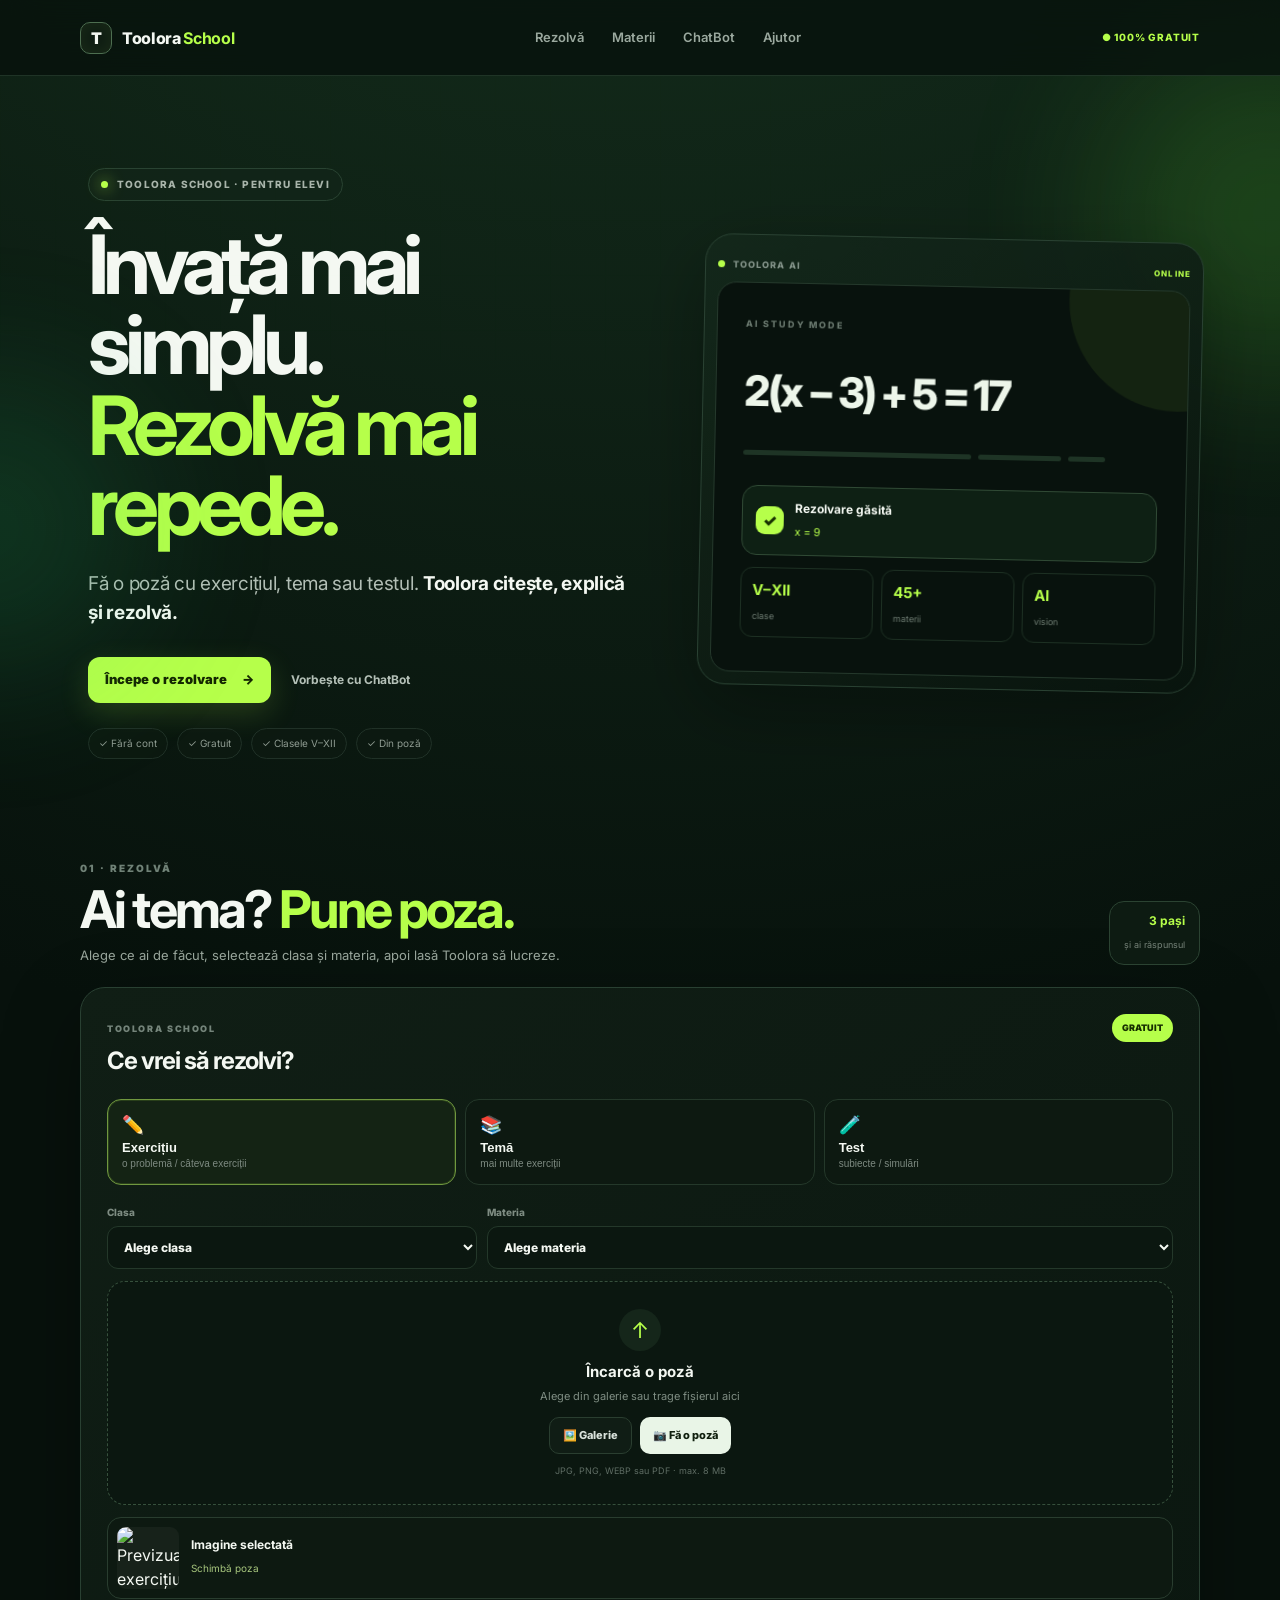
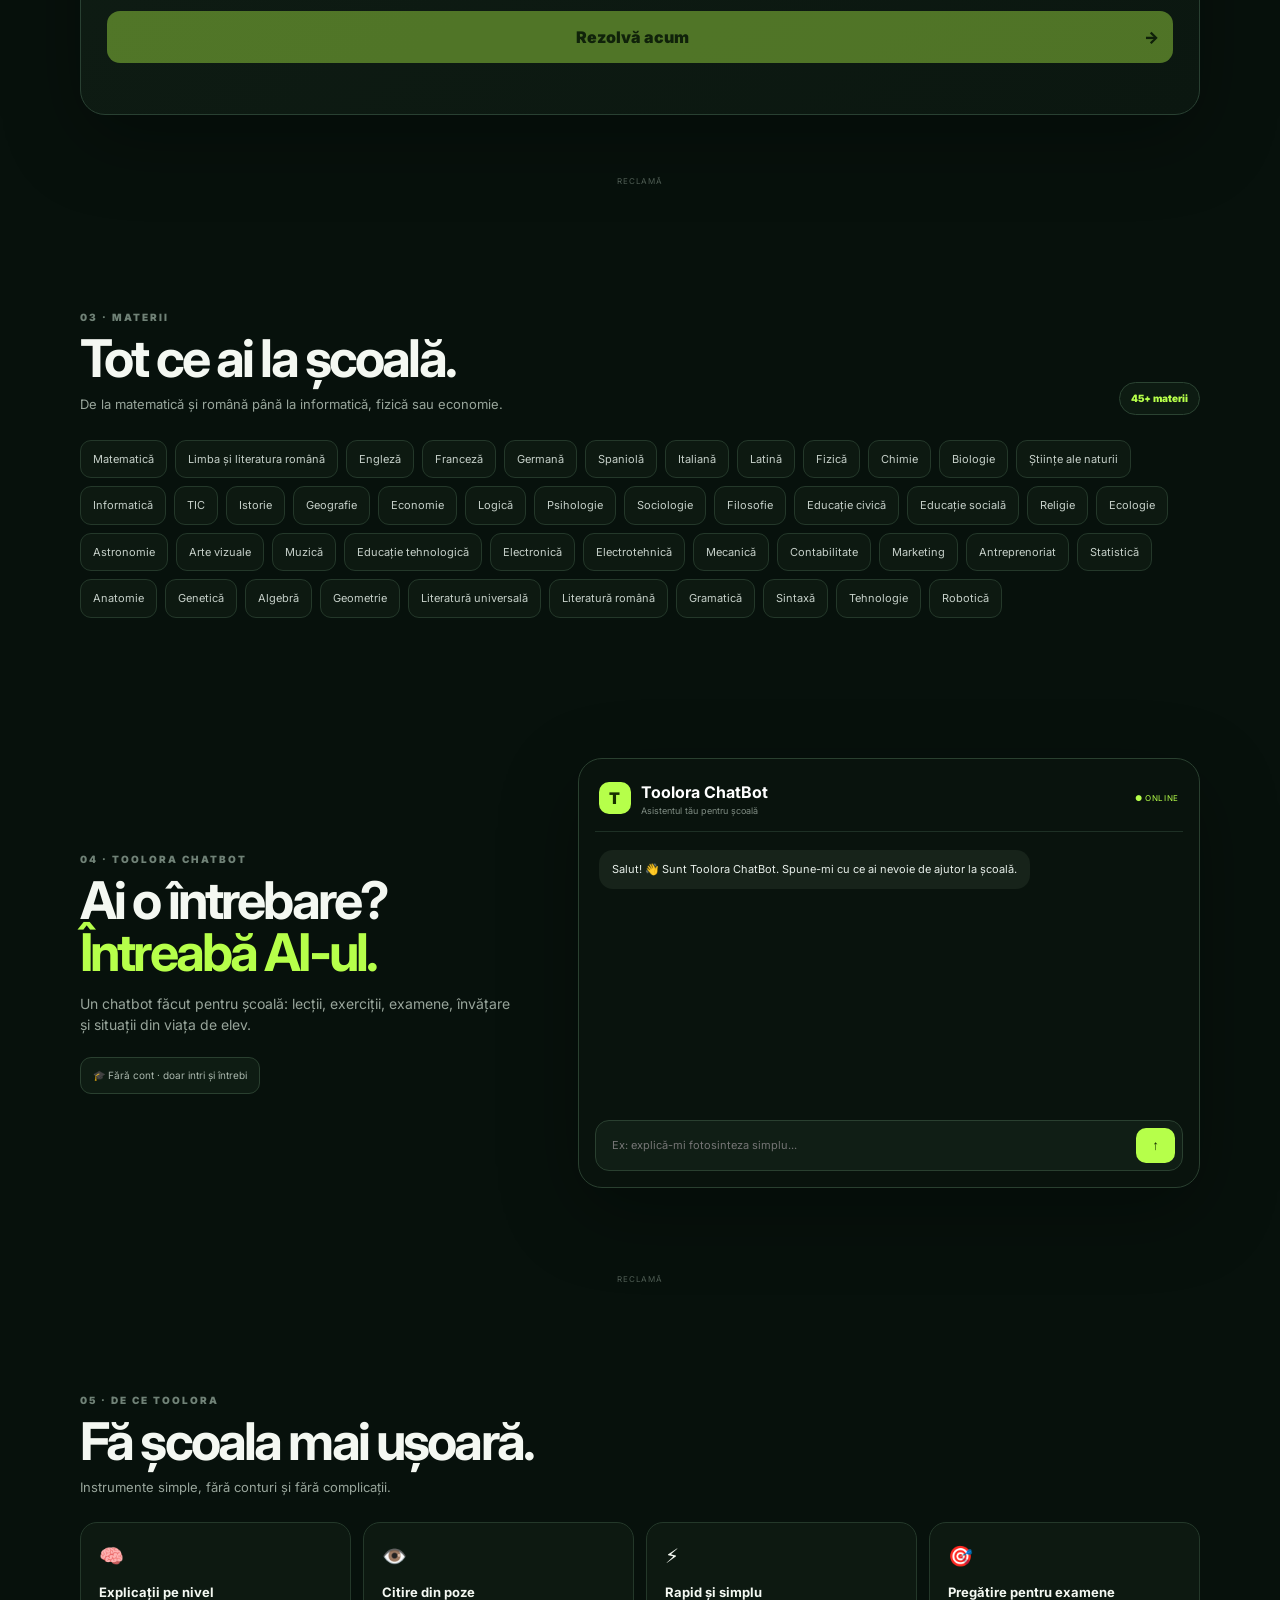
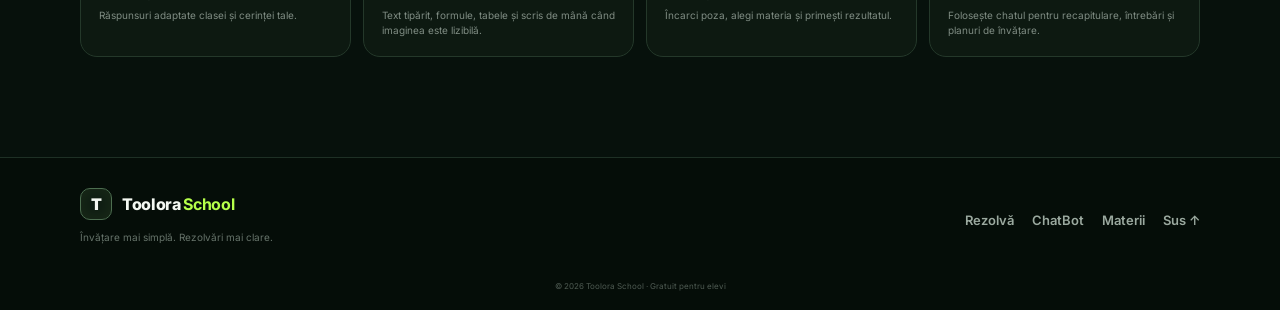
<file: index.html>
<!doctype html>
<html lang="ro">
<head>
  <meta charset="utf-8">
  <meta name="viewport" content="width=device-width, initial-scale=1, viewport-fit=cover">
  <meta name="theme-color" content="#07110c">
  <meta name="description" content="Toolora School — rezolvă exerciții, teme și teste din poze. Gratuit, fără cont.">
  <title>Toolora School — Învață mai simplu.</title>
  <script async src="https://pagead2.googlesyndication.com/pagead/js/adsbygoogle.js?client=ca-pub-1690258918399231" crossorigin="anonymous"></script>
  <link rel="preconnect" href="https://fonts.googleapis.com">
  <link rel="preconnect" href="https://fonts.gstatic.com" crossorigin>
  <link href="https://fonts.googleapis.com/css2?family=Inter:wght@400;500;600;700;800;900&display=swap" rel="stylesheet">
  <link rel="stylesheet" href="style.css">
</head>
<body>
  <div class="ambient ambient-one"></div><div class="ambient ambient-two"></div><div class="grid-bg"></div>

  <header class="topbar">
    <a class="brand" href="#top" aria-label="Toolora School acasă">
      <span class="brand-mark">T</span><span>Toolora <b>School</b></span>
    </a>
    <nav>
      <a href="#rezolva">Rezolvă</a><a href="#materii">Materii</a><a href="#chat">ChatBot</a><a href="#ajutor">Ajutor</a>
    </nav>
    <div class="top-actions"><span class="free-top">● 100% GRATUIT</span><button class="menu-btn" id="menuBtn" aria-label="Meniu">☰</button></div>
  </header>
  <div class="mobile-menu" id="mobileMenu"><a href="#rezolva">Rezolvă</a><a href="#materii">Materii</a><a href="#chat">Toolora ChatBot</a><a href="#ajutor">Ajutor</a></div>

  <main id="top">
    <section class="hero shell">
      <div class="hero-copy">
        <div class="eyebrow"><span class="pulse"></span> TOOLORA SCHOOL · PENTRU ELEVI</div>
        <h1>Învață mai simplu.<br><span>Rezolvă mai repede.</span></h1>
        <p class="lead">Fă o poză cu exercițiul, tema sau testul. <strong>Toolora citește, explică și rezolvă.</strong></p>
        <div class="hero-actions"><a class="hero-cta" href="#rezolva">Începe o rezolvare <span>→</span></a><a class="hero-link" href="#chat">Vorbește cu ChatBot</a></div>
        <div class="trust-row"><span>✓ Fără cont</span><span>✓ Gratuit</span><span>✓ Clasele V–XII</span><span>✓ Din poză</span></div>
      </div>
      <div class="hero-panel">
        <div class="panel-top"><span class="panel-dot"></span><span>TOOLORA AI</span><span class="panel-status">ONLINE</span></div>
        <div class="hero-screen">
          <div class="screen-label">AI STUDY MODE</div>
          <div class="fake-question">2(x − 3) + 5 = 17</div>
          <div class="fake-line"><i></i><i></i><i></i></div>
          <div class="fake-answer"><span>✓</span><div><b>Rezolvare găsită</b><small>x = 9</small></div></div>
          <div class="mini-stats"><div><b>V–XII</b><small>clase</small></div><div><b>45+</b><small>materii</small></div><div><b>AI</b><small>vision</small></div></div>
        </div>
      </div>
    </section>

    <section class="solver-wrap shell" id="rezolva">
      <div class="section-intro"><div><div class="section-kicker">01 · REZOLVĂ</div><h2>Ai tema? <span>Pune poza.</span></h2><p>Alege ce ai de făcut, selectează clasa și materia, apoi lasă Toolora să lucreze.</p></div><div class="step-badge"><b>3 pași</b><small>și ai răspunsul</small></div></div>
      <div class="solver-card">
        <div class="solver-head"><div><span class="tiny-label">TOOLORA SCHOOL</span><h3>Ce vrei să rezolvi?</h3></div><span class="free-badge">GRATUIT</span></div>
        <div class="mode-grid" id="modeGrid">
          <button class="mode active" data-mode="exercise"><span>✏️</span><b>Exercițiu</b><small>o problemă / câteva exerciții</small></button>
          <button class="mode" data-mode="homework"><span>📚</span><b>Temă</b><small>mai multe exerciții</small></button>
          <button class="mode" data-mode="test"><span>🧪</span><b>Test</b><small>subiecte / simulări</small></button>
        </div>
        <div class="select-row">
          <label>Clasa<select id="classSelect"><option value="">Alege clasa</option><option>V</option><option>VI</option><option>VII</option><option>VIII</option><option>IX</option><option>X</option><option>XI</option><option>XII</option></select></label>
          <label>Materia<select id="subjectSelect"><option value="">Alege materia</option></select></label>
        </div>
        <div class="dropzone" id="dropzone">
          <input id="fileInput" type="file" accept="image/jpeg,image/png,image/webp,image/heic,image/heif,application/pdf" hidden>
          <div class="drop-icon">↑</div><h4 id="dropTitle">Încarcă o poză</h4><p id="dropHint">Alege din galerie sau trage fișierul aici</p>
          <div class="upload-actions"><button class="secondary" id="chooseBtn" type="button">🖼️ Galerie</button><button class="primary" id="cameraBtn" type="button">📷 Fă o poză</button></div>
          <small>JPG, PNG, WEBP sau PDF · max. 8 MB</small>
        </div>
        <div class="preview" id="preview" hidden><img id="previewImg" alt="Previzualizare exercițiu"><div><b id="fileName">Imagine selectată</b><button id="removeBtn" class="text-btn" type="button">Schimbă poza</button></div></div>
        <button class="solve-btn" id="solveBtn" disabled>Rezolvă acum <span>→</span></button>
        <div class="status" id="solveStatus" aria-live="polite"></div>
      </div>
    </section>

    <div class="ad-wrap shell"><div class="ad-label">RECLAMĂ</div><ins class="adsbygoogle" style="display:block" data-ad-client="ca-pub-1690258918399231" data-ad-slot="auto" data-ad-format="auto" data-full-width-responsive="true"></ins></div>

    <section class="result-section shell" id="resultSection" hidden>
      <div class="section-kicker">02 · REZULTAT</div><div class="result-head"><div><h2>Răspunsul Toolora</h2><p>Rezolvarea ta, clară și ușor de urmărit.</p></div><button id="copyBtn" class="small-btn">Copiază</button></div>
      <div class="result-grid"><div class="answer-card" id="answerCard"></div><aside class="result-side"><div class="tip-card"><span>💡</span><b>Mică verificare</b><p>Compară răspunsul cu cerința și verifică pașii înainte să predai tema.</p></div><button class="outline-btn" id="newSolveBtn">+ Rezolvă altceva</button></aside></div>
    </section>

    <section class="subjects shell" id="materii">
      <div class="section-kicker">03 · MATERII</div><div class="section-title-row"><div><h2>Tot ce ai la școală.</h2><p>De la matematică și română până la informatică, fizică sau economie.</p></div><span class="subject-count">45+ materii</span></div>
      <div class="subject-cloud" id="subjectCloud"></div>
    </section>

    <section class="chat-section shell" id="chat">
      <div class="chat-copy"><div class="section-kicker">04 · TOOLORA CHATBOT</div><h2>Ai o întrebare?<br><span>Întreabă AI-ul.</span></h2><p>Un chatbot făcut pentru școală: lecții, exerciții, examene, învățare și situații din viața de elev.</p><span class="chat-rule">🎓 Fără cont · doar intri și întrebi</span></div>
      <div class="chat-card"><div class="chat-top"><span class="bot-dot">T</span><div><b>Toolora ChatBot</b><small>Asistentul tău pentru școală</small></div><span class="online">● ONLINE</span></div><div class="messages" id="messages"><div class="msg bot">Salut! 👋 Sunt Toolora ChatBot. Spune-mi cu ce ai nevoie de ajutor la școală.</div></div><div class="chat-input"><textarea id="chatInput" rows="1" placeholder="Ex: explică-mi fotosinteza simplu..."></textarea><button id="sendChat" aria-label="Trimite">↑</button></div></div>
    </section>

    <div class="ad-wrap shell"><div class="ad-label">RECLAMĂ</div><ins class="adsbygoogle" style="display:block" data-ad-client="ca-pub-1690258918399231" data-ad-slot="auto" data-ad-format="auto" data-full-width-responsive="true"></ins></div>

    <section class="features shell" id="ajutor"><div class="section-kicker">05 · DE CE TOOLORA</div><div class="section-title-row"><div><h2>Fă școala mai ușoară.</h2><p>Instrumente simple, fără conturi și fără complicații.</p></div></div><div class="feature-grid"><article><span>🧠</span><h3>Explicații pe nivel</h3><p>Răspunsuri adaptate clasei și cerinței tale.</p></article><article><span>👁️</span><h3>Citire din poze</h3><p>Text tipărit, formule, tabele și scris de mână când imaginea este lizibilă.</p></article><article><span>⚡</span><h3>Rapid și simplu</h3><p>Încarci poza, alegi materia și primești rezultatul.</p></article><article><span>🎯</span><h3>Pregătire pentru examene</h3><p>Folosește chatul pentru recapitulare, întrebări și planuri de învățare.</p></article></div></section>
  </main>

  <footer><div class="shell footer-inner"><div><div class="brand"><span class="brand-mark">T</span><span>Toolora <b>School</b></span></div><p>Învățare mai simplă. Rezolvări mai clare.</p></div><div class="footer-links"><a href="#rezolva">Rezolvă</a><a href="#chat">ChatBot</a><a href="#materii">Materii</a><a href="#top">Sus ↑</a></div></div><div class="copyright">© 2026 Toolora School · Gratuit pentru elevi</div></footer>
  <script src="script.js"></script>
</body>
</html>
</file>
<file: style.css>
:root{--bg:#07110c;--bg2:#0b1711;--card:#101d15;--card2:#13251a;--ink:#f4f8f2;--muted:#98a59b;--line:#203127;--accent:#b6ff4a;--accent2:#73d13d;--accent-dark:#163000;--white:#fff;--shadow:0 24px 80px rgba(0,0,0,.32)}
*{box-sizing:border-box}html{scroll-behavior:smooth}body{margin:0;background:radial-gradient(circle at 50% -20%,#193822 0,#07110c 42%);color:var(--ink);font-family:Inter,system-ui,sans-serif;line-height:1.5;overflow-x:hidden}.grid-bg{position:fixed;inset:0;pointer-events:none;opacity:.12;background-image:linear-gradient(rgba(182,255,74,.06) 1px,transparent 1px),linear-gradient(90deg,rgba(182,255,74,.06) 1px,transparent 1px);background-size:55px 55px;mask-image:linear-gradient(to bottom,#000,transparent 80%)}.ambient{position:fixed;border-radius:50%;filter:blur(80px);pointer-events:none;opacity:.16}.ambient-one{width:340px;height:340px;background:#6dff3b;top:5%;right:-160px}.ambient-two{width:300px;height:300px;background:#2acb75;top:42%;left:-160px}.shell{width:min(1120px,calc(100% - 36px));margin:auto}.topbar{height:76px;display:flex;align-items:center;justify-content:space-between;padding:0 max(18px,calc((100vw - 1120px)/2));position:sticky;top:0;z-index:20;background:rgba(7,17,12,.78);backdrop-filter:blur(18px);border-bottom:1px solid rgba(51,78,59,.55)}.brand{display:flex;align-items:center;gap:10px;text-decoration:none;color:var(--ink);font-weight:800;letter-spacing:-.02em}.brand b{color:var(--accent);font-weight:700}.brand-mark{width:32px;height:32px;border:1px solid #4d6e50;border-radius:10px;display:grid;place-items:center;font-weight:900;background:#0e1b13;box-shadow:inset 0 0 18px rgba(182,255,74,.08)}.topbar nav{display:flex;gap:28px}.topbar nav a,.footer-links a{color:#9ba99f;text-decoration:none;font-size:13px;font-weight:600}.topbar nav a:hover,.footer-links a:hover{color:var(--accent)}.top-actions{display:flex;align-items:center;gap:16px}.free-top{font-size:10px;font-weight:800;color:var(--accent);letter-spacing:.08em}.menu-btn{display:none;border:1px solid var(--line);background:#0c1811;color:var(--ink);font-size:22px;border-radius:10px;padding:5px 9px}.mobile-menu{display:none;position:fixed;top:76px;right:18px;z-index:30;background:#0e1b13;border:1px solid var(--line);border-radius:16px;padding:8px;box-shadow:var(--shadow)}.mobile-menu.open{display:grid}.mobile-menu a{padding:12px 18px;color:var(--ink);text-decoration:none}.hero{display:grid;grid-template-columns:1.05fr .95fr;gap:70px;align-items:center;padding:92px 0 82px;min-height:610px}.hero-copy{padding-left:8px}.eyebrow{display:inline-flex;align-items:center;gap:9px;color:#a8b4aa;background:rgba(18,36,24,.75);border:1px solid #294332;border-radius:999px;padding:8px 12px;font-size:10px;font-weight:800;letter-spacing:.12em}.pulse{width:7px;height:7px;border-radius:50%;background:var(--accent);box-shadow:0 0 15px var(--accent)}.hero h1{font-size:clamp(48px,6.4vw,82px);line-height:.98;letter-spacing:-.07em;margin:24px 0 24px}.hero h1 span{color:var(--accent)}.lead{font-size:19px;color:#b2beb5;max-width:620px;margin:0;letter-spacing:-.015em}.lead strong{color:var(--ink)}.hero-actions{display:flex;align-items:center;gap:20px;margin-top:30px}.hero-cta{background:var(--accent);color:#142600;text-decoration:none;border-radius:12px;padding:13px 17px;font-weight:900;font-size:13px;box-shadow:0 10px 30px rgba(182,255,74,.16)}.hero-cta span{margin-left:12px}.hero-link{color:#b4c0b7;text-decoration:none;font-size:12px;font-weight:700}.hero-link:hover{color:var(--accent)}.trust-row{display:flex;flex-wrap:wrap;gap:9px;margin-top:25px}.trust-row span{border:1px solid var(--line);background:rgba(13,27,18,.7);border-radius:999px;padding:7px 10px;font-size:10px;color:#8e9b91}.hero-panel{border:1px solid #294132;border-radius:28px;padding:12px;background:linear-gradient(145deg,rgba(19,39,26,.9),rgba(8,19,13,.9));box-shadow:var(--shadow);transform:rotate(1.2deg)}.panel-top{height:35px;display:flex;align-items:center;gap:8px;color:#839389;font-size:9px;font-weight:800;letter-spacing:.12em}.panel-dot{width:7px;height:7px;border-radius:50%;background:var(--accent)}.panel-status{margin-left:auto;color:var(--accent);font-size:8px}.hero-screen{border:1px solid #24382b;border-radius:19px;background:#08120d;padding:28px;min-height:390px;display:flex;flex-direction:column;justify-content:center;position:relative;overflow:hidden}.hero-screen:before{content:"";position:absolute;width:220px;height:220px;border-radius:50%;background:rgba(182,255,74,.07);right:-100px;top:-100px}.screen-label{font-size:9px;letter-spacing:.2em;color:#68776d;font-weight:800}.fake-question{font-size:clamp(26px,4vw,42px);font-weight:800;letter-spacing:-.05em;margin:28px 0;color:#edf6ea}.fake-line{display:flex;gap:7px}.fake-line i{height:5px;border-radius:999px;background:#1e3425;display:block}.fake-line i:nth-child(1){width:55%}.fake-line i:nth-child(2){width:20%}.fake-line i:nth-child(3){width:9%}.fake-answer{margin-top:30px;border:1px solid #304a35;background:#0e2014;border-radius:15px;padding:13px;display:flex;gap:11px;align-items:center}.fake-answer>span{width:28px;height:28px;border-radius:9px;background:var(--accent);color:#173000;display:grid;place-items:center;font-weight:900}.fake-answer b{font-size:12px;display:block}.fake-answer small{color:var(--accent);font-size:11px}.mini-stats{display:grid;grid-template-columns:repeat(3,1fr);gap:8px;margin-top:12px}.mini-stats div{border:1px solid #1d3023;border-radius:12px;padding:11px}.mini-stats b{display:block;font-size:15px;color:var(--accent)}.mini-stats small{font-size:9px;color:#6e7c72}.solver-wrap{padding:20px 0 50px}.section-intro{display:flex;justify-content:space-between;align-items:end;gap:30px;margin-bottom:22px}.section-kicker{font-size:10px;letter-spacing:.2em;font-weight:900;color:#708277}.section-intro h2,.subjects h2,.chat-copy h2,.features h2{font-size:clamp(32px,4.8vw,52px);line-height:1;letter-spacing:-.055em;margin:8px 0 10px}.section-intro h2 span,.subjects h2 span,.chat-copy h2 span{color:var(--accent)}.section-intro p,.section-title-row p{margin:0;color:var(--muted);font-size:13px;max-width:610px}.step-badge{border:1px solid #2b4332;border-radius:15px;padding:10px 14px;text-align:right;background:#0d1b12}.step-badge b{display:block;color:var(--accent);font-size:12px}.step-badge small{color:#758278;font-size:9px}.solver-card{background:linear-gradient(145deg,#101e15,#0b1710);border:1px solid #294032;border-radius:25px;padding:26px;box-shadow:var(--shadow)}.solver-head{display:flex;justify-content:space-between;align-items:flex-start}.tiny-label{font-size:9px;letter-spacing:.18em;font-weight:900;color:#74847a}.solver-head h3{margin:5px 0 0;font-size:24px;letter-spacing:-.04em}.free-badge{font-size:9px;font-weight:900;background:var(--accent);color:#173000;padding:7px 10px;border-radius:999px}.mode-grid{display:grid;grid-template-columns:repeat(3,1fr);gap:9px;margin:20px 0}.mode{border:1px solid #24382a;background:#0d1911;color:var(--ink);border-radius:14px;padding:14px;text-align:left;cursor:pointer;transition:.2s}.mode span{display:block;font-size:18px}.mode b{display:block;font-size:13px;margin-top:4px}.mode small{color:#7d8a81;font-size:10px}.mode.active{border-color:#70983f;background:#142314;box-shadow:inset 0 0 0 1px rgba(182,255,74,.13)}.select-row{display:grid;grid-template-columns:.7fr 1.3fr;gap:10px}.select-row label{font-size:10px;font-weight:800;color:#7e8c82}.select-row select{width:100%;margin-top:6px;border:1px solid #24382a;background:#0b1710;color:var(--ink);border-radius:11px;padding:12px;font:inherit;font-size:12px;outline:none}.dropzone{border:1.5px dashed #36503c;border-radius:18px;text-align:center;padding:27px 15px;margin-top:12px;background:#0b1710;transition:.2s}.dropzone.drag{border-color:#8dcf4a;background:#102116}.drop-icon{width:42px;height:42px;border-radius:50%;background:#15261a;color:var(--accent);display:grid;place-items:center;margin:0 auto 10px;font-size:22px}.dropzone h4{font-size:15px;margin:0}.dropzone p{font-size:11px;color:#7f8d83;margin:4px 0 13px}.dropzone small{display:block;color:#5f6d64;font-size:9px;margin-top:10px}.upload-actions{display:flex;justify-content:center;gap:8px}.secondary,.primary,.solve-btn,.small-btn,.outline-btn,.text-btn{font:inherit;cursor:pointer}.secondary,.primary{border-radius:10px;padding:9px 13px;font-size:11px;font-weight:800}.secondary{border:1px solid #2a3e30;background:#101d15;color:#d8e1da}.primary{border:0;background:#e9f5e7;color:#11200f}.preview{display:flex;align-items:center;gap:12px;border:1px solid #293d2f;padding:9px;border-radius:14px;margin-top:12px;background:#0d1911}.preview img{width:62px;height:62px;object-fit:cover;border-radius:9px;background:#17221a}.preview b{display:block;font-size:12px;max-width:260px;overflow:hidden;text-overflow:ellipsis;white-space:nowrap}.text-btn{border:0;background:transparent;padding:5px 0;color:#a8c77e;font-size:10px}.solve-btn{width:100%;border:0;border-radius:13px;padding:14px;margin-top:12px;background:var(--accent);color:#173000;font-weight:900}.solve-btn:disabled{opacity:.4;cursor:not-allowed}.solve-btn span{float:right}.status{font-size:10px;color:#78857c;text-align:center;min-height:18px;margin-top:7px}.ad-wrap{padding:10px 0 24px;text-align:center}.ad-label{font-size:8px;color:#4f5d54;letter-spacing:.12em;margin-bottom:4px}.adsbygoogle{min-height:20px}.result-section{padding:55px 0 25px}.result-head{display:flex;align-items:center;justify-content:space-between}.result-head h2{font-size:34px;letter-spacing:-.045em;margin:7px 0 3px}.result-head p{color:var(--muted);font-size:12px;margin:0 0 18px}.small-btn{border:1px solid #2a3e30;background:#0f1c14;color:#d9e3db;border-radius:9px;padding:8px 12px;font-size:10px}.result-grid{display:grid;grid-template-columns:1fr 250px;gap:18px}.answer-card{background:#0c1810;border:1px solid #293d2f;border-radius:20px;padding:24px;white-space:pre-wrap;overflow:auto;box-shadow:0 10px 40px rgba(0,0,0,.18);font-size:14px;color:#e6eee7}.result-side{display:grid;align-content:start;gap:12px}.tip-card{background:#122316;border:1px solid #304a35;border-radius:17px;padding:17px}.tip-card span{font-size:20px}.tip-card b{display:block;font-size:13px;margin-top:6px}.tip-card p{font-size:10px;color:#819087}.outline-btn{background:#0f1c14;border:1px solid #2a3e30;color:#dce5df;border-radius:12px;padding:12px;font-weight:800;font-size:11px}.subjects{padding:75px 0 65px}.section-title-row{display:flex;justify-content:space-between;align-items:end;gap:30px}.subject-count{border:1px solid #2b4332;background:#0d1b12;border-radius:999px;padding:8px 11px;color:var(--accent);font-size:10px;font-weight:900;white-space:nowrap}.subject-cloud{display:flex;flex-wrap:wrap;gap:8px;margin-top:25px}.subject-cloud span{padding:10px 12px;border:1px solid #24382a;background:#0d1911;border-radius:11px;font-size:11px;color:#c6d0c9;transition:.15s}.subject-cloud span:hover{border-color:#5f8540;color:var(--accent);transform:translateY(-1px)}.chat-section{display:grid;grid-template-columns:.82fr 1.18fr;gap:65px;align-items:center;padding:75px 0}.chat-copy p{color:var(--muted);font-size:14px;max-width:470px}.chat-rule{display:inline-block;background:#0e1c13;border:1px solid #2a4030;color:#aab7ad;border-radius:11px;padding:10px 12px;font-size:10px;margin-top:8px}.chat-card{background:#09130d;border:1px solid #2a4030;border-radius:24px;padding:16px;box-shadow:var(--shadow);min-height:430px;display:flex;flex-direction:column}.chat-top{display:flex;align-items:center;gap:10px;padding:5px 4px 14px;border-bottom:1px solid #1e3025;color:#fff}.bot-dot{width:32px;height:32px;border-radius:10px;background:var(--accent);color:#183000;display:grid;place-items:center;font-weight:900}.chat-top small{display:block;color:#7f8c83;font-size:9px}.online{margin-left:auto;color:var(--accent);font-size:8px;letter-spacing:.08em}.messages{flex:1;padding:18px 4px;display:flex;flex-direction:column;gap:10px;overflow:auto}.msg{max-width:85%;padding:11px 13px;border-radius:14px;font-size:11px;white-space:pre-wrap}.msg.bot{background:#17231a;color:#e7eee9;align-self:flex-start}.msg.user{background:var(--accent);color:#193100;align-self:flex-end}.chat-input{display:flex;gap:8px;background:#101e15;border:1px solid #2a4030;border-radius:14px;padding:7px}.chat-input textarea{resize:none;flex:1;border:0;outline:0;background:transparent;color:#fff;padding:9px;font:inherit;font-size:11px}.chat-input button{width:39px;border:0;border-radius:10px;background:var(--accent);color:#173000;font-weight:900}.features{padding:60px 0 100px}.feature-grid{display:grid;grid-template-columns:repeat(4,1fr);gap:12px;margin-top:25px}.feature-grid article{background:#0d1911;border:1px solid #24382a;border-radius:17px;padding:18px;transition:.2s}.feature-grid article:hover{transform:translateY(-3px);border-color:#49653e}.feature-grid span{font-size:20px}.feature-grid h3{font-size:13px;margin:12px 0 5px}.feature-grid p{font-size:10px;color:#7f8c83;margin:0}footer{border-top:1px solid #1e3025;padding:30px 0 18px;background:#050d08}.footer-inner{display:flex;justify-content:space-between;align-items:center}.footer-inner p{font-size:10px;color:#66736a}.footer-links{display:flex;gap:18px}.copyright{text-align:center;color:#4f5b53;font-size:8px;margin-top:25px}
@media(max-width:850px){.topbar nav{display:none}.menu-btn{display:block}.free-top{display:none}.hero{grid-template-columns:1fr;gap:35px;padding-top:58px;min-height:0}.hero-copy{padding:0}.hero h1{font-size:60px}.hero-panel{max-width:680px;width:100%;margin:auto}.result-grid,.chat-section{grid-template-columns:1fr}.feature-grid{grid-template-columns:1fr 1fr}.chat-section{gap:30px}.subjects,.features,.chat-section{padding-top:55px;padding-bottom:55px}}
@media(max-width:560px){.shell{width:min(100% - 24px,1120px)}.topbar{padding:0 12px;height:64px}.mobile-menu{top:64px}.hero{padding-top:40px}.hero h1{font-size:51px}.lead{font-size:17px}.hero-actions{flex-direction:column;align-items:flex-start;gap:13px}.solver-card{padding:16px;border-radius:20px}.mode-grid{grid-template-columns:1fr}.mode{display:grid;grid-template-columns:28px 1fr;column-gap:7px}.mode span{grid-row:span 2}.mode small{grid-column:2}.select-row{grid-template-columns:1fr 1.5fr}.upload-actions{flex-direction:column}.secondary,.primary{width:100%}.feature-grid{grid-template-columns:1fr}.footer-inner{align-items:flex-start;gap:20px}.footer-links{flex-direction:column;gap:8px}.result-head h2{font-size:28px}.section-intro,.section-title-row{align-items:flex-start;flex-direction:column}.step-badge{display:none}.subject-count{margin-top:3px}.hero-panel{transform:none}.hero-screen{min-height:330px;padding:22px}}
</file>
